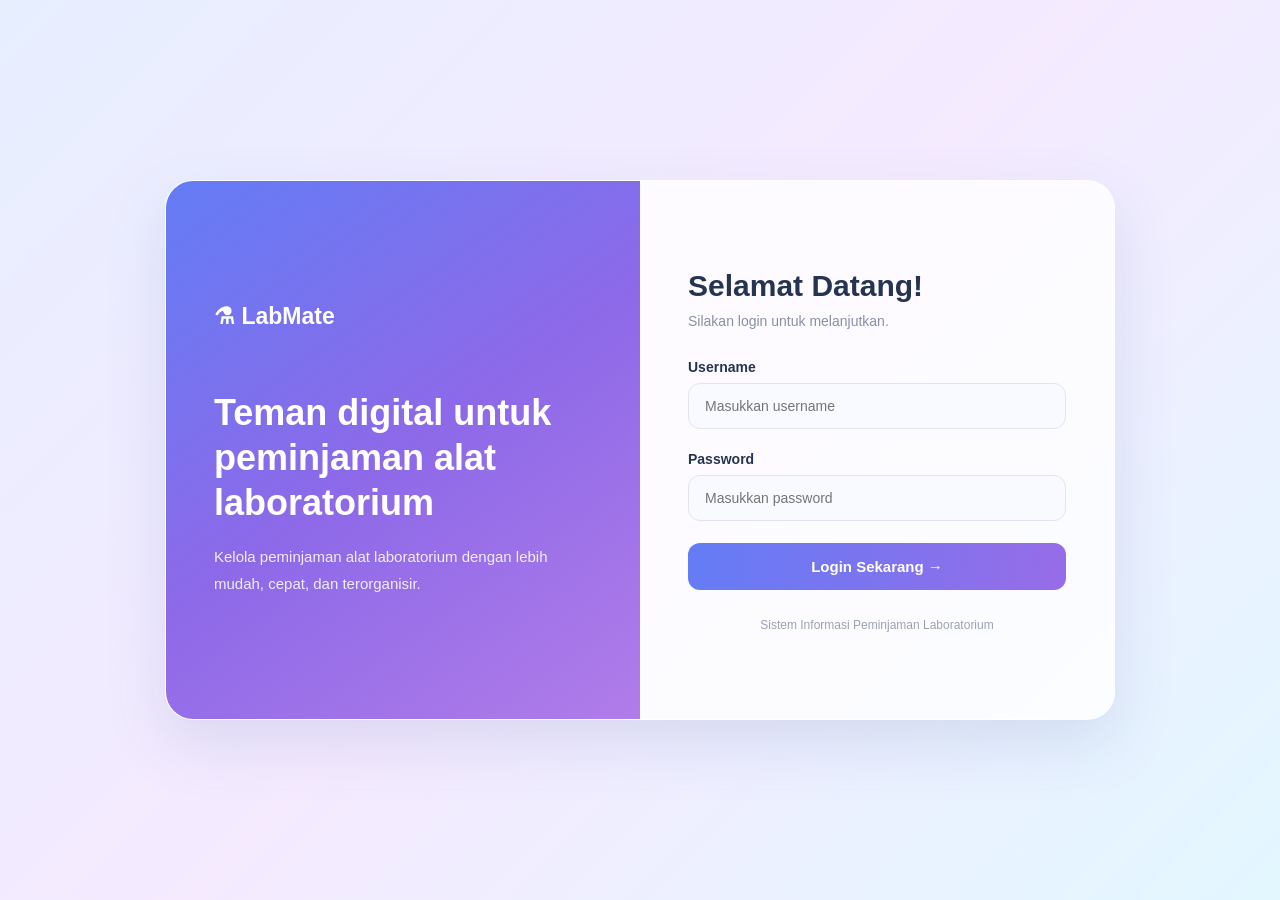
<file: index.html>
<!DOCTYPE html>
<html lang="id">
<head>
    <meta charset="UTF-8">
    <meta name="viewport" content="width=device-width, initial-scale=1.0">
    <title>LabMate - Peminjaman Laboratorium</title>
    <link rel="stylesheet" href="style.css">
</head>
<body>

    <div class="login-container">
        <div class="login-info">
            <div class="logo">⚗ LabMate</div>
            <h1>Teman digital untuk peminjaman alat laboratorium</h1>
            <p>
                Kelola peminjaman alat laboratorium dengan
                lebih mudah, cepat, dan terorganisir.
            </p>
        </div>

        <div class="login-form">
            <h2>Selamat Datang!</h2>
            <p>Silakan login untuk melanjutkan.</p>

            <form id="loginForm">
                <label for="username">Username</label>
                <input
                    type="text"
                    id="username"
                    placeholder="Masukkan username"
                    required
                >

                <label for="password">Password</label>
                <input
                    type="password"
                    id="password"
                    placeholder="Masukkan password"
                    required
                >

                <button type="submit">Login Sekarang →</button>
            </form>

            <p class="login-footer">
                Sistem Informasi Peminjaman Laboratorium
            </p>
        </div>
    </div>

    <script src="script.js"></script>
</body>
</html>
</file>
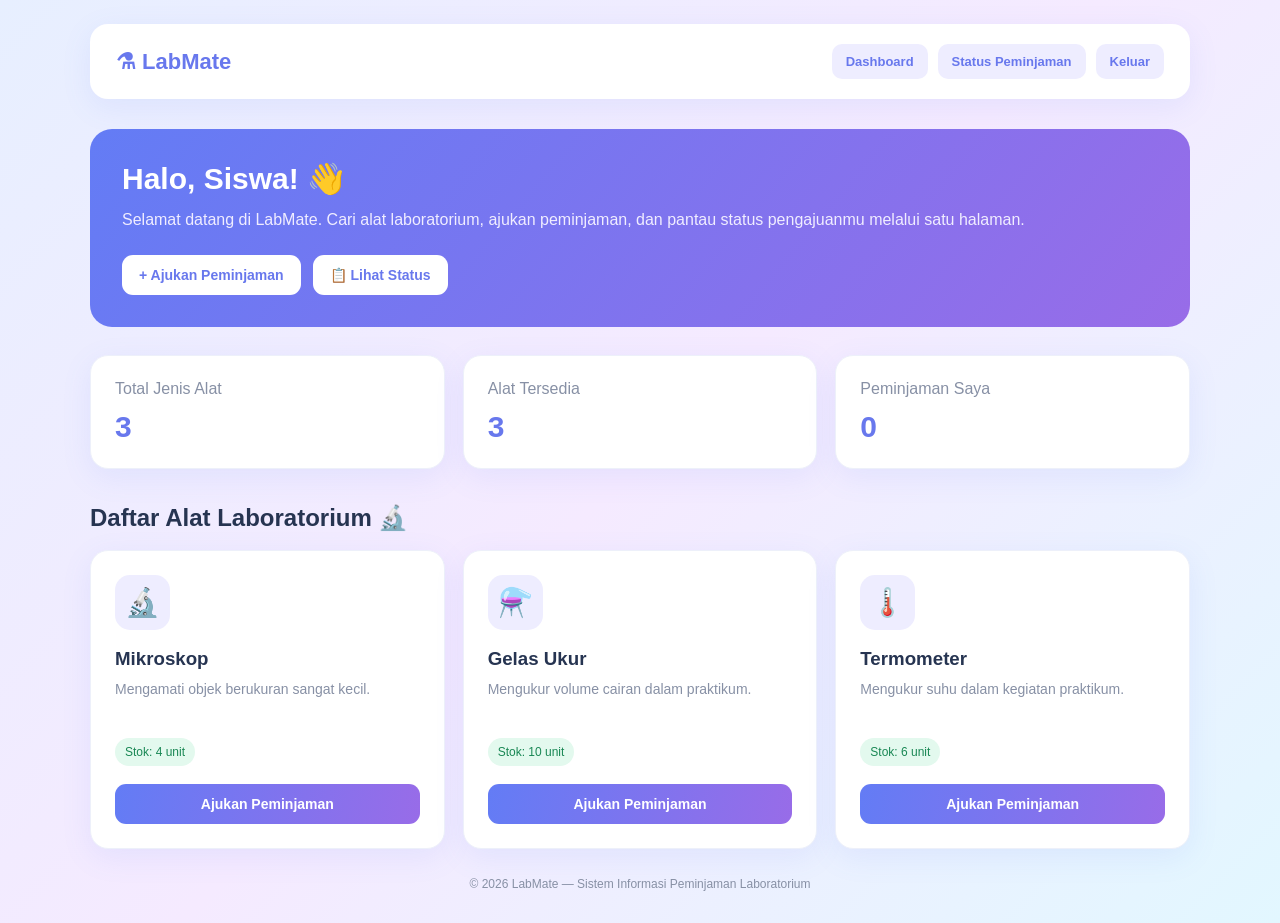
<file: dashboard.html>
<!DOCTYPE html>
<html lang="id">
<head>
    <meta charset="UTF-8">
    <meta name="viewport" content="width=device-width, initial-scale=1.0">
    <title>Dashboard - LabMate</title>
    <link rel="stylesheet" href="style.css">

    <style>
        .dashboard {
            width: 100%;
            max-width: 1100px;
            margin: auto;
        }

        .navbar {
            display: flex;
            justify-content: space-between;
            align-items: center;
            flex-wrap: wrap;
            gap: 16px;
            margin-bottom: 30px;
            padding: 20px 26px;
            border-radius: 18px;
            background: white;
            box-shadow: 0 8px 30px #637cf51a;
        }

        .navbar h2 {
            color: #6878ed;
            font-size: 22px;
        }

        .nav-links {
            display: flex;
            flex-wrap: wrap;
            gap: 10px;
        }

        .nav-links a {
            padding: 10px 14px;
            border-radius: 10px;
            background: #eeedff;
            color: #6878ed;
            text-decoration: none;
            font-size: 13px;
            font-weight: 600;
        }

        .welcome {
            margin-bottom: 28px;
            padding: 32px;
            border-radius: 22px;
            color: white;
            background: linear-gradient(130deg, #637cf5, #986ce8);
        }

        .welcome h1 {
            margin-bottom: 10px;
            font-size: 30px;
        }

        .welcome p {
            line-height: 1.7;
            color: #f0edff;
        }

        .welcome-actions {
            display: flex;
            flex-wrap: wrap;
            gap: 12px;
            margin-top: 22px;
        }

        .welcome-actions a {
            padding: 12px 17px;
            border-radius: 11px;
            background: white;
            color: #6878ed;
            text-decoration: none;
            font-size: 14px;
            font-weight: 700;
        }

        .stats {
            display: grid;
            grid-template-columns: repeat(3, 1fr);
            gap: 18px;
            margin-bottom: 35px;
        }

        .stat-card {
            padding: 24px;
            border: 1px solid #edf0fa;
            border-radius: 18px;
            background: white;
            box-shadow: 0 8px 30px #637cf51a;
        }

        .stat-card p {
            margin-bottom: 12px;
            color: #8790a5;
        }

        .stat-card h2 {
            color: #6878ed;
            font-size: 30px;
        }

        .section-heading {
            margin-bottom: 18px;
        }

        .equipment-list {
            display: grid;
            grid-template-columns: repeat(3, 1fr);
            gap: 18px;
        }

        .equipment-card {
            padding: 24px;
            border: 1px solid #edf0fa;
            border-radius: 18px;
            background: white;
            box-shadow: 0 8px 30px #637cf51a;
        }

        .equipment-icon {
            display: grid;
            width: 55px;
            height: 55px;
            margin-bottom: 18px;
            place-items: center;
            border-radius: 15px;
            background: #eeedff;
            font-size: 28px;
        }

        .equipment-card h3 {
            margin-bottom: 8px;
        }

        .equipment-card p {
            min-height: 44px;
            margin-bottom: 16px;
            color: #8790a5;
            font-size: 14px;
            line-height: 1.6;
        }

        .available {
            display: inline-block;
            margin-bottom: 18px;
            padding: 7px 10px;
            border-radius: 20px;
            background: #e3f9ee;
            color: #198754;
            font-size: 12px;
        }

        .borrow-btn {
            display: block;
            width: 100%;
            padding: 12px;
            border: none;
            border-radius: 11px;
            color: white;
            background: linear-gradient(100deg, #637cf5, #986ce8);
            font-size: 14px;
            font-weight: 700;
            text-align: center;
            text-decoration: none;
            cursor: pointer;
        }

        .footer {
            padding: 28px 10px 8px;
            color: #8790a5;
            font-size: 12px;
            text-align: center;
        }

        @media (max-width: 750px) {
            .stats,
            .equipment-list {
                grid-template-columns: 1fr;
            }

            .welcome {
                padding: 24px;
            }

            .welcome h1 {
                font-size: 25px;
            }

            .navbar {
                padding: 18px;
            }
        }
    </style>
</head>

<body>
    <main class="dashboard">

        <nav class="navbar">
            <h2>⚗ LabMate</h2>

            <div class="nav-links">
                <a href="dashboard.html">Dashboard</a>
                <a href="status.html">Status Peminjaman</a>
                <a href="index.html" id="logoutBtn">Keluar</a>
            </div>
        </nav>

        <section class="welcome">
            <h1>Halo, Siswa! 👋</h1>
            <p>
                Selamat datang di LabMate. Cari alat laboratorium,
                ajukan peminjaman, dan pantau status pengajuanmu
                melalui satu halaman.
            </p>

            <div class="welcome-actions">
                <a href="peminjaman.html">+ Ajukan Peminjaman</a>
                <a href="status.html">📋 Lihat Status</a>
            </div>
        </section>

        <section class="stats">
            <article class="stat-card">
                <p>Total Jenis Alat</p>
                <h2 id="totalAlat">3</h2>
            </article>

            <article class="stat-card">
                <p>Alat Tersedia</p>
                <h2 id="alatTersedia">3</h2>
            </article>

            <article class="stat-card">
                <p>Peminjaman Saya</p>
                <h2 id="totalPinjam">0</h2>
            </article>
        </section>

        <h2 class="section-heading">Daftar Alat Laboratorium 🔬</h2>

        <section class="equipment-list" id="equipmentList"></section>

        <footer class="footer">
            © 2026 LabMate — Sistem Informasi Peminjaman Laboratorium
        </footer>
    </main>

    <script>
        const inventarisKey = "labMateInventory";
        const peminjamanKey = "labMateData";

        const alatDefault = [
            {
                nama: "Mikroskop",
                kategori: "Biologi",
                stok: 4,
                kondisi: "Baik",
                ikon: "🔬",
                deskripsi: "Mengamati objek berukuran sangat kecil."
            },
            {
                nama: "Gelas Ukur",
                kategori: "Kimia",
                stok: 10,
                kondisi: "Baik",
                ikon: "⚗️",
                deskripsi: "Mengukur volume cairan dalam praktikum."
            },
            {
                nama: "Termometer",
                kategori: "Fisika",
                stok: 6,
                kondisi: "Baik",
                ikon: "🌡️",
                deskripsi: "Mengukur suhu dalam kegiatan praktikum."
            }
        ];

        function bacaJSON(key, fallback = []) {
            try {
                const hasil = JSON.parse(localStorage.getItem(key));
                return Array.isArray(hasil) ? hasil : fallback;
            } catch {
                return fallback;
            }
        }

        function tampilkanAlat() {
            const inventarisTersimpan = localStorage.getItem(inventarisKey);
            let inventaris;

            if (inventarisTersimpan === null) {
                inventaris = alatDefault;
                localStorage.setItem(
                    inventarisKey,
                    JSON.stringify(inventaris)
                );
            } else {
                inventaris = bacaJSON(inventarisKey);
            }

            const peminjaman = bacaJSON(peminjamanKey);
            const area = document.getElementById("equipmentList");

            area.replaceChildren();

            document.getElementById("totalAlat").textContent =
                inventaris.length;

            document.getElementById("alatTersedia").textContent =
                inventaris.filter(
                    alat => alat.kondisi === "Baik" && Number(alat.stok) > 0
                ).length;

            document.getElementById("totalPinjam").textContent =
                peminjaman.length;

            inventaris.forEach(alat => {
                const kartu = document.createElement("article");
                kartu.className = "equipment-card";

                const ikon = document.createElement("div");
                ikon.className = "equipment-icon";
                ikon.textContent = alat.ikon || "🧪";

                const judul = document.createElement("h3");
                judul.textContent = alat.nama;

                const deskripsi = document.createElement("p");
                deskripsi.textContent =
                    alat.deskripsi || "Alat laboratorium untuk kegiatan praktikum.";

                const stok = document.createElement("span");
                stok.className = "available";
                stok.textContent = "Stok: " + alat.stok + " unit";

                const tombol = document.createElement("a");
                tombol.className = "borrow-btn";
                tombol.href = "peminjaman.html";
                tombol.textContent =
                    Number(alat.stok) > 0 && alat.kondisi === "Baik"
                        ? "Ajukan Peminjaman"
                        : "Stok Tidak Tersedia";

                if (Number(alat.stok) <= 0 || alat.kondisi !== "Baik") {
                    tombol.style.opacity = "0.55";
                    tombol.addEventListener("click", event => {
                        event.preventDefault();
                        alert("Alat ini sedang tidak tersedia.");
                    });
                } else {
                    tombol.addEventListener("click", () => {
                        localStorage.setItem("labMateSelected", alat.nama);
                    });
                }

                kartu.append(ikon, judul, deskripsi, stok, tombol);
                area.appendChild(kartu);
            });

            if (inventaris.length === 0) {
                const pesan = document.createElement("p");
                pesan.textContent = "Belum ada alat di inventaris.";
                area.appendChild(pesan);
            }
        }

        document.getElementById("logoutBtn").addEventListener("click", () => {
            // Prototipe demo: belum menggunakan autentikasi sungguhan.
        });

        tampilkanAlat();
    </script>
</body>
</html>
</file>
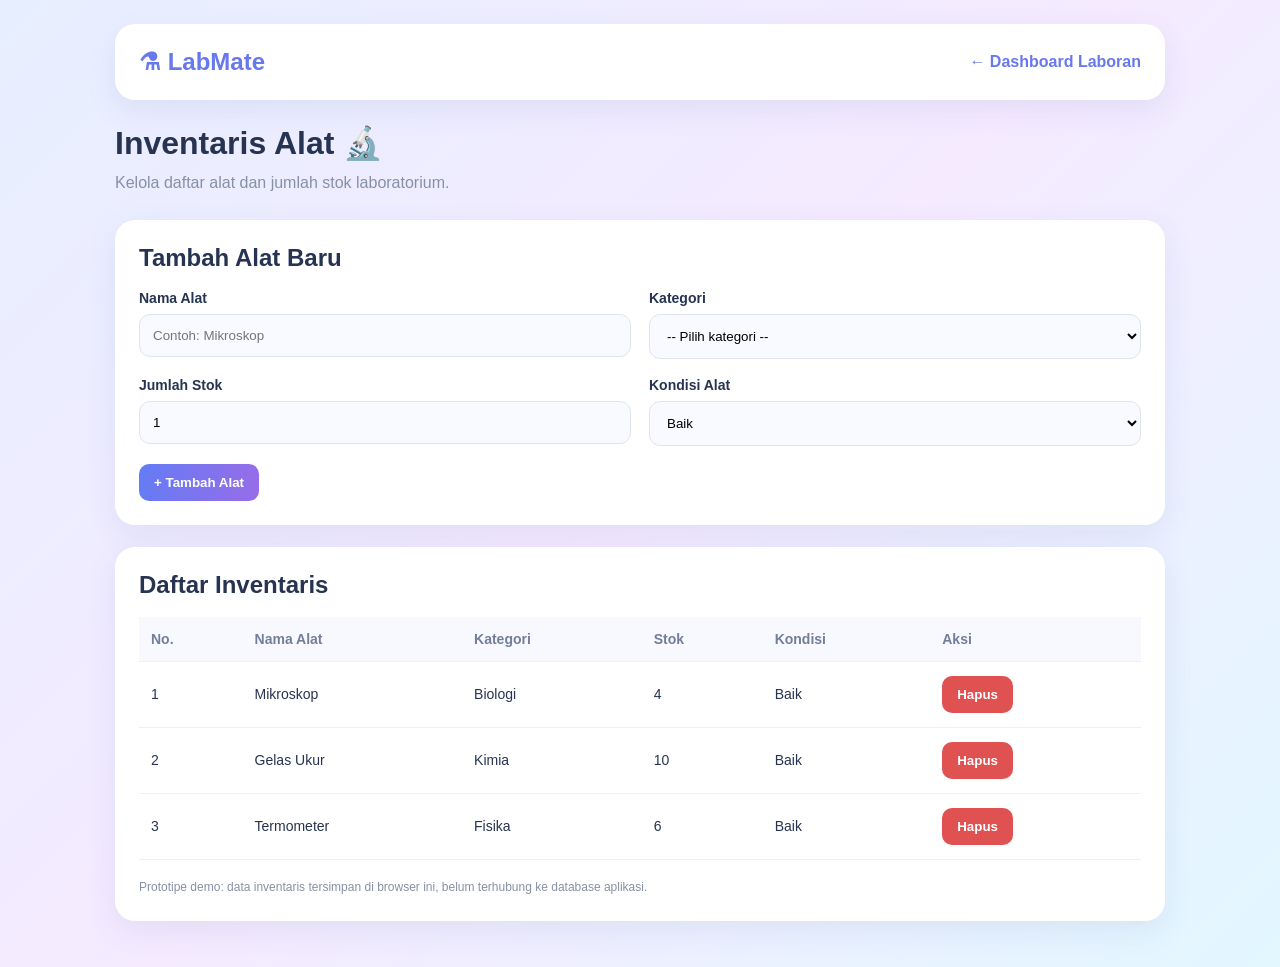
<file: inventaris.html>
<!DOCTYPE html>
<html lang="id">
<head>
    <meta charset="UTF-8">
    <meta name="viewport" content="width=device-width, initial-scale=1.0">
    <title>Inventaris Alat - LabMate</title>
    <link rel="stylesheet" href="style.css">

    <style>
        .inventory {
            width: 100%;
            max-width: 1050px;
            margin: auto;
        }

        .topbar, .panel, .form-panel {
            padding: 24px;
            margin-bottom: 22px;
            border-radius: 20px;
            background: white;
            box-shadow: 0 10px 30px rgba(81, 99, 160, 0.1);
        }

        .topbar {
            display: flex;
            justify-content: space-between;
            align-items: center;
            gap: 12px;
        }

        .topbar h2 {
            color: #6878ed;
        }

        a {
            color: #6878ed;
            text-decoration: none;
            font-weight: 600;
        }

        h1 {
            margin: 24px 0 8px;
        }

        .subtitle {
            margin-bottom: 24px;
            color: #8790a5;
            line-height: 1.6;
        }

        .form-panel h2, .panel h2 {
            margin-bottom: 18px;
        }

        .form-grid {
            display: grid;
            grid-template-columns: 1fr 1fr;
            gap: 18px;
        }

        .field label {
            display: block;
            margin-bottom: 8px;
            font-size: 14px;
            font-weight: 600;
        }

        .field input, .field select {
            width: 100%;
            padding: 13px;
            border: 1px solid #dfe4f0;
            border-radius: 11px;
            background: #f9faff;
            outline: none;
        }

        .field input:focus, .field select:focus {
            border-color: #8175ed;
        }

        .primary-btn, .delete-btn {
            padding: 11px 15px;
            border: none;
            border-radius: 10px;
            color: white;
            font-weight: 600;
            cursor: pointer;
        }

        .primary-btn {
            margin-top: 18px;
            background: linear-gradient(100deg, #637cf5, #986ce8);
        }

        .delete-btn {
            background: #e05252;
        }

        .table-wrap {
            overflow-x: auto;
        }

        table {
            width: 100%;
            border-collapse: collapse;
            text-align: left;
        }

        th, td {
            padding: 14px 12px;
            border-bottom: 1px solid #edf0f7;
            font-size: 14px;
            white-space: nowrap;
        }

        th {
            color: #737e98;
            background: #f8f9ff;
        }

        .empty {
            padding: 24px;
            color: #8790a5;
            text-align: center;
        }

        .note {
            margin-top: 18px;
            color: #8790a5;
            font-size: 12px;
            line-height: 1.6;
        }

        @media (max-width: 600px) {
            .form-grid {
                grid-template-columns: 1fr;
            }

            .topbar, .panel, .form-panel {
                padding: 18px;
            }
        }
    </style>
</head>

<body>
    <main class="inventory">
        <nav class="topbar">
            <h2>⚗ LabMate</h2>
            <a href="laboran.html">← Dashboard Laboran</a>
        </nav>

        <h1>Inventaris Alat 🔬</h1>
        <p class="subtitle">
            Kelola daftar alat dan jumlah stok laboratorium.
        </p>

        <section class="form-panel">
            <h2>Tambah Alat Baru</h2>

            <form id="inventoryForm">
                <div class="form-grid">
                    <div class="field">
                        <label for="namaAlat">Nama Alat</label>
                        <input
                            type="text"
                            id="namaAlat"
                            placeholder="Contoh: Mikroskop"
                            required
                        >
                    </div>

                    <div class="field">
                        <label for="kategori">Kategori</label>
                        <select id="kategori" required>
                            <option value="">-- Pilih kategori --</option>
                            <option value="Biologi">Biologi</option>
                            <option value="Kimia">Kimia</option>
                            <option value="Fisika">Fisika</option>
                            <option value="Umum">Umum</option>
                        </select>
                    </div>

                    <div class="field">
                        <label for="stok">Jumlah Stok</label>
                        <input
                            type="number"
                            id="stok"
                            min="0"
                            max="10000"
                            value="1"
                            required
                        >
                    </div>

                    <div class="field">
                        <label for="kondisi">Kondisi Alat</label>
                        <select id="kondisi" required>
                            <option value="Baik">Baik</option>
                            <option value="Perlu Perbaikan">Perlu Perbaikan</option>
                        </select>
                    </div>
                </div>

                <button type="submit" class="primary-btn">
                    + Tambah Alat
                </button>
            </form>
        </section>

        <section class="panel">
            <h2>Daftar Inventaris</h2>
            <div class="table-wrap" id="inventoryTable"></div>

            <p class="note">
                Prototipe demo: data inventaris tersimpan di browser ini,
                belum terhubung ke database aplikasi.
            </p>
        </section>
    </main>

    <script>
        const STORAGE_KEY = "labMateInventory";

        const alatAwal = [
            {
                nama: "Mikroskop",
                kategori: "Biologi",
                stok: 4,
                kondisi: "Baik"
            },
            {
                nama: "Gelas Ukur",
                kategori: "Kimia",
                stok: 10,
                kondisi: "Baik"
            },
            {
                nama: "Termometer",
                kategori: "Fisika",
                stok: 6,
                kondisi: "Baik"
            }
        ];

        function bacaInventaris() {
            const tersimpan = localStorage.getItem(STORAGE_KEY);

            if (tersimpan === null) {
                localStorage.setItem(
                    STORAGE_KEY,
                    JSON.stringify(alatAwal)
                );

                return [...alatAwal];
            }

            try {
                const data = JSON.parse(tersimpan);
                return Array.isArray(data) ? data : [];
            } catch {
                return [];
            }
        }

        function simpanInventaris(data) {
            localStorage.setItem(STORAGE_KEY, JSON.stringify(data));
        }

        function tampilkanInventaris() {
            const data = bacaInventaris();
            const area = document.getElementById("inventoryTable");
            area.replaceChildren();

            if (data.length === 0) {
                const pesan = document.createElement("p");
                pesan.className = "empty";
                pesan.textContent = "Belum ada alat dalam inventaris.";
                area.appendChild(pesan);
                return;
            }

            const tabel = document.createElement("table");
            tabel.innerHTML = `
                <thead>
                    <tr>
                        <th>No.</th>
                        <th>Nama Alat</th>
                        <th>Kategori</th>
                        <th>Stok</th>
                        <th>Kondisi</th>
                        <th>Aksi</th>
                    </tr>
                </thead>
                <tbody></tbody>
            `;

            const tbody = tabel.querySelector("tbody");

            data.forEach((alat, index) => {
                const tr = document.createElement("tr");

                [
                    index + 1,
                    alat.nama,
                    alat.kategori,
                    alat.stok,
                    alat.kondisi
                ].forEach(nilai => {
                    const td = document.createElement("td");
                    td.textContent = nilai;
                    tr.appendChild(td);
                });

                const aksiTd = document.createElement("td");
                const hapusBtn = document.createElement("button");

                hapusBtn.className = "delete-btn";
                hapusBtn.textContent = "Hapus";

                hapusBtn.addEventListener("click", () => {
                    const yakin = confirm(
                        `Yakin ingin menghapus ${alat.nama} dari inventaris demo?`
                    );

                    if (!yakin) return;

                    const dataTerbaru = bacaInventaris();
                    dataTerbaru.splice(index, 1);
                    simpanInventaris(dataTerbaru);
                    tampilkanInventaris();
                });

                aksiTd.appendChild(hapusBtn);
                tr.appendChild(aksiTd);
                tbody.appendChild(tr);
            });

            area.appendChild(tabel);
        }

        document.getElementById("inventoryForm")
            .addEventListener("submit", function(event) {
                event.preventDefault();

                const nama = document.getElementById("namaAlat")
                    .value.trim();

                const kategori = document.getElementById("kategori").value;
                const stok = Number(document.getElementById("stok").value);
                const kondisi = document.getElementById("kondisi").value;

                if (!nama || !kategori || !Number.isInteger(stok) ||
                    stok < 0 || stok > 10000) {
                    alert("Periksa kembali data alat yang kamu masukkan.");
                    return;
                }

                const data = bacaInventaris();
                const sudahAda = data.some(
                    alat => alat.nama.toLowerCase() === nama.toLowerCase()
                );

                if (sudahAda) {
                    alert("Nama alat tersebut sudah ada di inventaris.");
                    return;
                }

                data.push({ nama, kategori, stok, kondisi });
                simpanInventaris(data);
                tampilkanInventaris();
                this.reset();

                alert("Alat berhasil ditambahkan ke inventaris demo!");
            });

        tampilkanInventaris();
    </script>
</body>
</html>
</file>
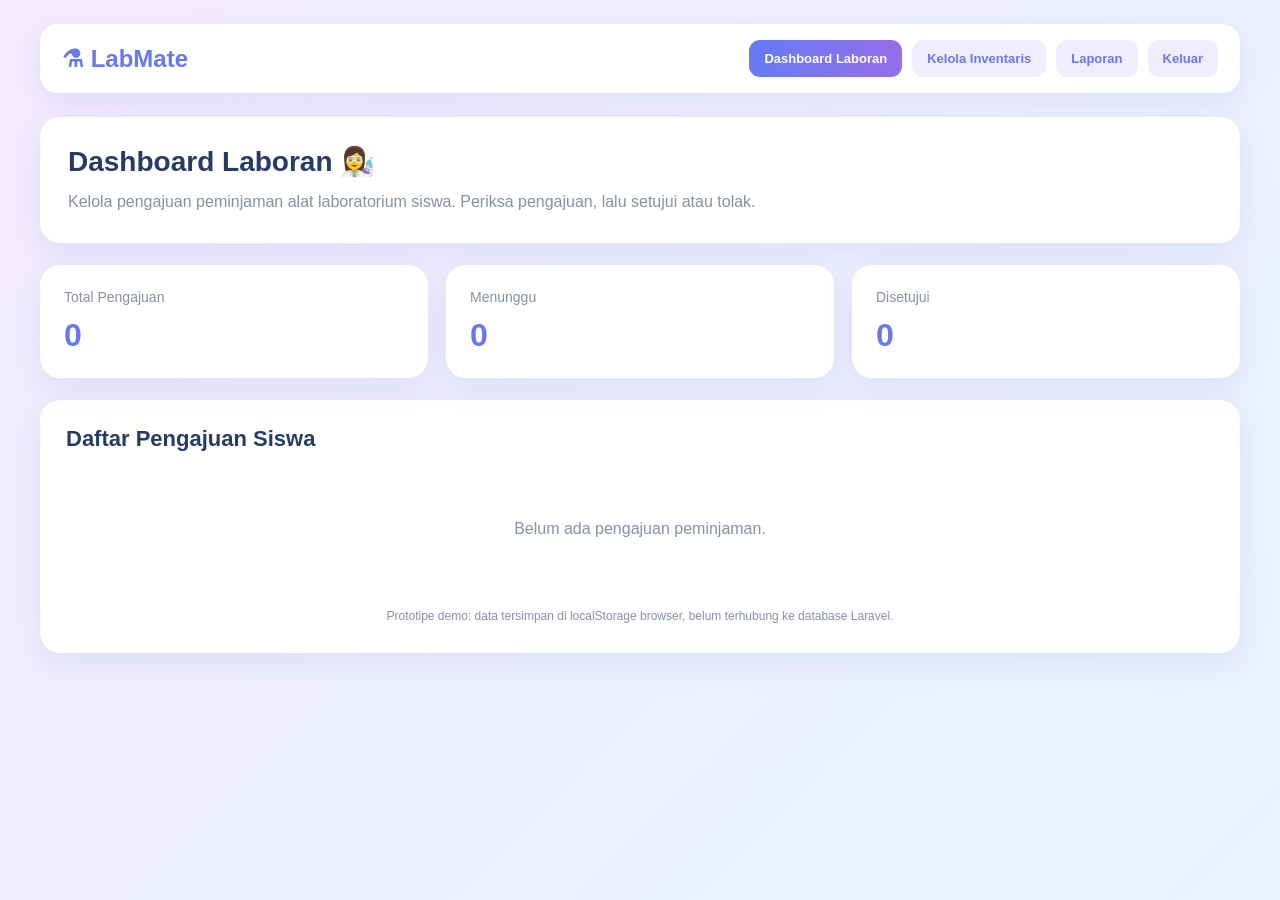
<file: laboran.html>
<!DOCTYPE html>
<html lang="id">
<head>
    <meta charset="UTF-8">
    <meta name="viewport" content="width=device-width, initial-scale=1.0">
    <title>Dashboard Laboran - LabMate</title>

    <style>
        * {
            box-sizing: border-box;
        }

        body {
            margin: 0;
            padding: 24px;
            min-height: 100vh;
            background: linear-gradient(135deg, #f3eaff, #e8f3ff);
            font-family: Arial, sans-serif;
            color: #263b66;
        }

        /* NAVBAR */
        .navbar {
            width: 100%;
            max-width: 1200px;
            margin: 0 auto 24px;
            padding: 16px 22px;
            display: flex;
            align-items: center;
            justify-content: space-between;
            flex-wrap: wrap;
            gap: 16px;
            background: white;
            border-radius: 18px;
            box-shadow: 0 8px 25px rgba(81, 99, 160, .1);
        }

        .brand {
            color: #6878ed;
            font-size: 24px;
            font-weight: 800;
            text-decoration: none;
            white-space: nowrap;
        }

        .nav-links {
            display: flex;
            align-items: center;
            justify-content: flex-end;
            flex-wrap: wrap;
            gap: 10px;
        }

        .nav-links a {
            display: inline-block;
            padding: 11px 15px;
            border-radius: 11px;
            color: #6878ed;
            background: #f0edff;
            text-decoration: none;
            font-size: 13px;
            font-weight: 600;
            transition: .2s;
        }

        .nav-links a:hover,
        .nav-links a.active {
            color: white;
            background: linear-gradient(100deg, #637cf5, #986ce8);
        }

        /* KONTEN */
        .container {
            width: 100%;
            max-width: 1200px;
            margin: 0 auto;
        }

        .header-card,
        .summary-card,
        .table-card {
            background: white;
            border-radius: 20px;
            box-shadow: 0 10px 30px rgba(81, 99, 160, .1);
        }

        .header-card {
            padding: 28px;
            margin-bottom: 22px;
        }

        .header-card h1 {
            margin: 0 0 10px;
            font-size: 28px;
        }

        .header-card p {
            margin: 0;
            color: #8790a5;
            line-height: 1.7;
        }

        /* RINGKASAN */
        .summary {
            display: grid;
            grid-template-columns: repeat(3, minmax(0, 1fr));
            gap: 18px;
            margin-bottom: 22px;
        }

        .summary-card {
            padding: 24px;
        }

        .summary-card p {
            margin: 0 0 12px;
            color: #8790a5;
            font-size: 14px;
        }

        .summary-card h2 {
            margin: 0;
            color: #6878ed;
            font-size: 32px;
        }

        /* TABEL */
        .table-card {
            padding: 26px;
        }

        .table-card h2 {
            margin: 0 0 22px;
            font-size: 22px;
        }

        .table-scroll {
            width: 100%;
            overflow-x: auto;
        }

        table {
            width: 100%;
            min-width: 850px;
            border-collapse: collapse;
            text-align: left;
        }

        th,
        td {
            padding: 15px 12px;
            border-bottom: 1px solid #edf0f7;
            font-size: 13px;
            white-space: nowrap;
        }

        th {
            color: #737e98;
            background: #f8f9ff;
        }

        tbody tr:hover {
            background: #fafaff;
        }

        .badge {
            display: inline-block;
            padding: 7px 11px;
            border-radius: 20px;
            font-size: 12px;
            font-weight: 700;
        }

        .waiting {
            color: #956000;
            background: #fff1cb;
        }

        .approved {
            color: #18794e;
            background: #dff8e9;
        }

        .rejected {
            color: #b42318;
            background: #fee4e2;
        }

        .btn {
            border: none;
            padding: 10px 13px;
            margin: 3px 2px;
            border-radius: 9px;
            font-size: 12px;
            font-weight: 700;
            cursor: pointer;
            transition: .2s;
        }

        .btn:hover {
            opacity: .85;
            transform: translateY(-1px);
        }

        .btn-approve {
            color: white;
            background: #22a06b;
        }

        .btn-reject {
            color: white;
            background: #e55353;
        }

        .processed {
            color: #8790a5;
            font-size: 12px;
        }

        .empty-message {
            padding: 30px 15px;
            color: #8790a5;
            text-align: center;
        }

        .notice {
            margin: 22px 0 0;
            color: #8790a5;
            font-size: 12px;
            line-height: 1.7;
            text-align: center;
        }

        /* RESPONSIVE */
        @media (max-width: 800px) {
            body {
                padding: 14px;
            }

            .navbar {
                align-items: flex-start;
                flex-direction: column;
                padding: 18px;
            }

            .nav-links {
                justify-content: flex-start;
                width: 100%;
            }

            .summary {
                grid-template-columns: 1fr;
            }

            .header-card,
            .table-card {
                padding: 20px;
            }
        }

        @media (max-width: 480px) {
            .nav-links a {
                padding: 10px;
                font-size: 12px;
            }

            .header-card h1 {
                font-size: 23px;
            }
        }
    </style>
</head>

<body>

    <!-- NAVBAR -->
    <nav class="navbar">
        <a href="laboran.html" class="brand">⚗ LabMate</a>

        <div class="nav-links">
            <a href="laboran.html" class="active">Dashboard Laboran</a>
            <a href="inventaris.html">Kelola Inventaris</a>
            <a href="laporan.html">Laporan</a>
            <a href="index.html" id="logoutLink">Keluar</a>
        </div>
    </nav>

    <!-- DASHBOARD -->
    <main class="container">

        <section class="header-card">
            <h1>Dashboard Laboran 👩‍🔬</h1>
            <p>
                Kelola pengajuan peminjaman alat laboratorium siswa.
                Periksa pengajuan, lalu setujui atau tolak.
            </p>
        </section>

        <!-- RINGKASAN -->
        <section class="summary">
            <div class="summary-card">
                <p>Total Pengajuan</p>
                <h2 id="total">0</h2>
            </div>

            <div class="summary-card">
                <p>Menunggu</p>
                <h2 id="pending">0</h2>
            </div>

            <div class="summary-card">
                <p>Disetujui</p>
                <h2 id="approved">0</h2>
            </div>
        </section>

        <!-- DAFTAR PENGAJUAN -->
        <section class="table-card">
            <h2>Daftar Pengajuan Siswa</h2>

            <div class="table-scroll" id="tableArea">
                <p class="empty-message">
                    Memuat data pengajuan...
                </p>
            </div>

            <p class="notice">
                Prototipe demo: data tersimpan di localStorage browser,
                belum terhubung ke database Laravel.
            </p>
        </section>

    </main>

    <script>
        const STORAGE_KEY = "labBorrowData";

        const STATUS_MENUNGGU = [
            "Menunggu",
            "Menunggu persetujuan"
        ];

        // Membaca pengajuan dari penyimpanan yang sama
        // dengan halaman peminjaman.html dan status.html.
        function ambilData() {
            try {
                const data = JSON.parse(
                    localStorage.getItem(STORAGE_KEY) || "[]"
                );

                return Array.isArray(data) ? data : [];
            } catch (error) {
                console.error("Gagal membaca data:", error);
                return [];
            }
        }

        function simpanData(data) {
            localStorage.setItem(
                STORAGE_KEY,
                JSON.stringify(data)
            );
        }

        function buatSel(nilai) {
            const td = document.createElement("td");
            td.textContent = nilai ?? "-";
            return td;
        }

        function buatBadge(status) {
            const badge = document.createElement("span");
            badge.className = "badge";
            badge.textContent = status;

            if (STATUS_MENUNGGU.includes(status)) {
                badge.classList.add("waiting");
            } else if (status === "Disetujui") {
                badge.classList.add("approved");
            } else if (status === "Ditolak") {
                badge.classList.add("rejected");
            }

            return badge;
        }

        // Menyetujui atau menolak pengajuan.
        function ubahStatus(id, statusBaru) {
            const data = ambilData();

            const index = data.findIndex(
                item => String(item.id) === String(id)
            );

            if (index === -1) {
                alert(
                    "Pengajuan tidak ditemukan. " +
                    "Pastikan halaman memakai penyimpanan browser yang sama."
                );
                tampilkanData();
                return;
            }

            if (!STATUS_MENUNGGU.includes(data[index].status)) {
                alert("Pengajuan ini sudah diproses.");
                tampilkanData();
                return;
            }

            const nama = data[index].nama || "siswa";
            const alat = data[index].alat || "alat";

            const yakin = confirm(
                "Yakin ingin " + statusBaru.toLowerCase() +
                " pengajuan " + nama + " untuk " + alat + "?"
            );

            if (!yakin) return;

            data[index].status = statusBaru;

            try {
                simpanData(data);
                tampilkanData();

                alert(
                    "Pengajuan " + nama +
                    " berhasil diubah menjadi " + statusBaru + "."
                );
            } catch (error) {
                console.error(error);
                alert("Perubahan gagal disimpan.");
            }
        }

        // Menampilkan data dan tombol tindakan.
        function tampilkanData() {
            const data = ambilData();

            document.getElementById("total").textContent =
                data.length;

            document.getElementById("pending").textContent =
                data.filter(item =>
                    STATUS_MENUNGGU.includes(item.status)
                ).length;

            document.getElementById("approved").textContent =
                data.filter(item =>
                    item.status === "Disetujui"
                ).length;

            const area = document.getElementById("tableArea");
            area.replaceChildren();

            if (data.length === 0) {
                const pesan = document.createElement("p");
                pesan.className = "empty-message";
                pesan.textContent =
                    "Belum ada pengajuan peminjaman.";
                area.appendChild(pesan);
                return;
            }

            const table = document.createElement("table");

            table.innerHTML = `
                <thead>
                    <tr>
                        <th>Nama</th>
                        <th>Kelas</th>
                        <th>Alat</th>
                        <th>Jumlah</th>
                        <th>Tanggal Pinjam</th>
                        <th>Tanggal Kembali</th>
                        <th>Status</th>
                        <th>Aksi</th>
                    </tr>
                </thead>
                <tbody></tbody>
            `;

            const tbody = table.querySelector("tbody");

            data.forEach(item => {
                const tr = document.createElement("tr");

                tr.appendChild(buatSel(item.nama || "-"));
                tr.appendChild(buatSel(item.kelas || "-"));
                tr.appendChild(buatSel(item.alat || "-"));
                tr.appendChild(buatSel(item.jumlah ?? "-"));

                tr.appendChild(
                    buatSel(item.tanggal || item.tanggal_pinjam || "-")
                );

                tr.appendChild(
                    buatSel(
                        item.pengembalian ||
                        item.tanggal_kembali ||
                        "-"
                    )
                );

                const statusTd = document.createElement("td");
                statusTd.appendChild(
                    buatBadge(item.status || "Menunggu")
                );
                tr.appendChild(statusTd);

                const aksiTd = document.createElement("td");

                if (STATUS_MENUNGGU.includes(item.status)) {
                    const setujui = document.createElement("button");
                    setujui.type = "button";
                    setujui.className = "btn btn-approve";
                    setujui.textContent = "Setujui";

                    setujui.addEventListener("click", () => {
                        ubahStatus(item.id, "Disetujui");
                    });

                    const tolak = document.createElement("button");
                    tolak.type = "button";
                    tolak.className = "btn btn-reject";
                    tolak.textContent = "Tolak";

                    tolak.addEventListener("click", () => {
                        ubahStatus(item.id, "Ditolak");
                    });

                    aksiTd.append(setujui, tolak);
                } else {
                    const sudah = document.createElement("span");
                    sudah.className = "processed";
                    sudah.textContent = "Sudah diproses";
                    aksiTd.appendChild(sudah);
                }

                tr.appendChild(aksiTd);
                tbody.appendChild(tr);
            });

            area.appendChild(table);
        }

        // Konfirmasi sebelum kembali ke halaman login.
        document.getElementById("logoutLink").addEventListener(
            "click",
            function(event) {
                const yakin = confirm("Yakin ingin keluar?");
                if (!yakin) {
                    event.preventDefault();
                }
            }
        );

        // Jalankan saat halaman dibuka.
        tampilkanData();

        // Sinkronkan tampilan jika tab lain mengubah data.
        window.addEventListener("storage", function(event) {
            if (
                event.key === STORAGE_KEY ||
                event.key === null
            ) {
                tampilkanData();
            }
        });
    </script>

</body>
</html>
</file>
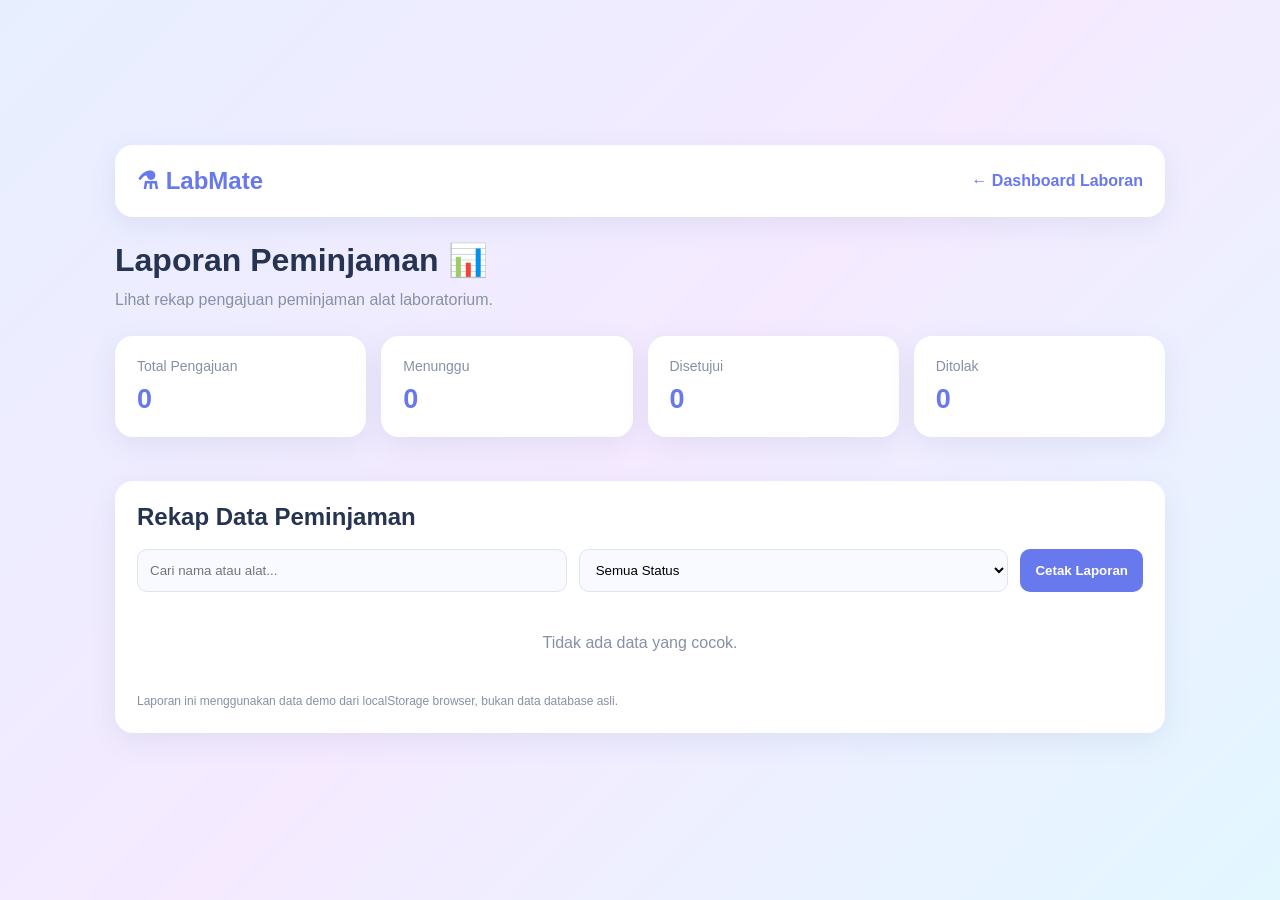
<file: laporan.html>
<!DOCTYPE html>
<html lang="id">
<head>
    <meta charset="UTF-8">
    <meta name="viewport" content="width=device-width, initial-scale=1.0">
    <title>Laporan Peminjaman - LabMate</title>
    <link rel="stylesheet" href="style.css">

    <style>
        .report {
            width: 100%;
            max-width: 1050px;
            margin: auto;
        }

        .topbar, .panel, .summary {
            padding: 22px;
            margin-bottom: 22px;
            border-radius: 18px;
            background: white;
            box-shadow: 0 8px 28px rgba(81, 99, 160, .1);
        }

        .topbar {
            display: flex;
            justify-content: space-between;
            align-items: center;
            gap: 12px;
        }

        .topbar h2 {
            color: #6878ed;
        }

        a {
            color: #6878ed;
            text-decoration: none;
            font-weight: 600;
        }

        h1 {
            margin: 24px 0 8px;
        }

        .subtitle {
            margin-bottom: 24px;
            color: #8790a5;
            line-height: 1.6;
        }

        .summary-grid {
            display: grid;
            grid-template-columns: repeat(4, 1fr);
            gap: 15px;
            margin-bottom: 22px;
        }

        .summary p {
            margin-bottom: 10px;
            color: #8790a5;
            font-size: 14px;
        }

        .summary h2 {
            color: #6878ed;
            font-size: 27px;
        }

        .panel h2 {
            margin-bottom: 18px;
        }

        .filters {
            display: flex;
            flex-wrap: wrap;
            gap: 12px;
            margin-bottom: 18px;
        }

        .filters input, .filters select {
            flex: 1;
            min-width: 160px;
            padding: 12px;
            border: 1px solid #dfe4f0;
            border-radius: 10px;
            background: #f9faff;
        }

        .action-btn {
            padding: 11px 15px;
            border: none;
            border-radius: 10px;
            background: #6878ed;
            color: white;
            font-weight: 600;
            cursor: pointer;
        }

        .table-wrap {
            overflow-x: auto;
        }

        table {
            width: 100%;
            border-collapse: collapse;
            text-align: left;
        }

        th, td {
            padding: 14px 12px;
            border-bottom: 1px solid #edf0f7;
            font-size: 13px;
            white-space: nowrap;
        }

        th {
            color: #737e98;
            background: #f8f9ff;
        }

        .empty {
            padding: 24px;
            text-align: center;
            color: #8790a5;
        }

        .note {
            margin-top: 16px;
            color: #8790a5;
            font-size: 12px;
            line-height: 1.6;
        }

        @media (max-width: 750px) {
            .summary-grid {
                grid-template-columns: repeat(2, 1fr);
            }
        }

        @media (max-width: 480px) {
            .summary-grid {
                grid-template-columns: 1fr;
            }
        }

        @media print {
            body {
                display: block;
                padding: 0;
                background: white;
            }

            .topbar a, .filters, .note {
                display: none;
            }

            .topbar, .panel, .summary {
                box-shadow: none;
                border: 1px solid #ddd;
            }
        }
    </style>
</head>
<body>
    <main class="report">
        <nav class="topbar">
            <h2>⚗ LabMate</h2>
            <a href="laboran.html">← Dashboard Laboran</a>
        </nav>

        <h1>Laporan Peminjaman 📊</h1>
        <p class="subtitle">
            Lihat rekap pengajuan peminjaman alat laboratorium.
        </p>

        <section class="summary-grid">
            <div class="summary">
                <p>Total Pengajuan</p>
                <h2 id="total">0</h2>
            </div>
            <div class="summary">
                <p>Menunggu</p>
                <h2 id="pending">0</h2>
            </div>
            <div class="summary">
                <p>Disetujui</p>
                <h2 id="approved">0</h2>
            </div>
            <div class="summary">
                <p>Ditolak</p>
                <h2 id="rejected">0</h2>
            </div>
        </section>

        <section class="panel">
            <h2>Rekap Data Peminjaman</h2>

            <div class="filters">
                <input
                    type="search"
                    id="search"
                    placeholder="Cari nama atau alat..."
                    aria-label="Cari nama peminjam atau alat"
                >

                <select id="filterStatus" aria-label="Filter status">
                    <option value="">Semua Status</option>
                    <option value="Menunggu">Menunggu</option>
                    <option value="Disetujui">Disetujui</option>
                    <option value="Ditolak">Ditolak</option>
                </select>

                <button class="action-btn" onclick="window.print()">
                    Cetak Laporan
                </button>
            </div>

            <div class="table-wrap" id="tableArea"></div>

            <p class="note">
                Laporan ini menggunakan data demo dari localStorage browser,
                bukan data database asli.
            </p>
        </section>
    </main>

    <script>
        function bacaData() {
            try {
                const data = JSON.parse(
                    localStorage.getItem("LabMateData") || "[]"
                );
                return Array.isArray(data) ? data : [];
            } catch {
                return [];
            }
        }

        function tampilkanLaporan() {
            const semuaData = bacaData();

            document.getElementById("total").textContent = semuaData.length;
            document.getElementById("pending").textContent =
                semuaData.filter(x => x.status === "Menunggu").length;
            document.getElementById("approved").textContent =
                semuaData.filter(x => x.status === "Disetujui").length;
            document.getElementById("rejected").textContent =
                semuaData.filter(x => x.status === "Ditolak").length;

            const keyword = document.getElementById("search")
                .value.trim().toLowerCase();
            const status = document.getElementById("filterStatus").value;

            const hasil = semuaData.filter(item => {
                const cocokKata =
                    String(item.nama || "").toLowerCase().includes(keyword) ||
                    String(item.alat || "").toLowerCase().includes(keyword);

                const cocokStatus = !status || item.status === status;

                return cocokKata && cocokStatus;
            });

            const area = document.getElementById("tableArea");
            area.replaceChildren();

            if (hasil.length === 0) {
                const pesan = document.createElement("p");
                pesan.className = "empty";
                pesan.textContent = "Tidak ada data yang cocok.";
                area.appendChild(pesan);
                return;
            }

            const tabel = document.createElement("table");
            tabel.innerHTML = `
                <thead>
                    <tr>
                        <th>No.</th>
                        <th>Nama Peminjam</th>
                        <th>Kelas</th>
                        <th>Nama Alat</th>
                        <th>Jumlah</th>
                        <th>Tanggal Pinjam</th>
                        <th>Tanggal Kembali</th>
                        <th>Status</th>
                    </tr>
                </thead>
                <tbody></tbody>
            `;

            const tbody = tabel.querySelector("tbody");

            hasil.forEach((item, index) => {
                const tr = document.createElement("tr");

                [
                    index + 1,
                    item.nama,
                    item.kelas,
                    item.alat,
                    item.jumlah,
                    item.tanggal,
                    item.pengembalian,
                    item.status
                ].forEach(nilai => {
                    const td = document.createElement("td");
                    td.textContent = nilai ?? "-";
                    tr.appendChild(td);
                });

                tbody.appendChild(tr);
            });

            area.appendChild(tabel);
        }

        document.getElementById("search")
            .addEventListener("input", tampilkanLaporan);

        document.getElementById("filterStatus")
            .addEventListener("change", tampilkanLaporan);

        tampilkanLaporan();
    </script>
</body>
</html>
</file>
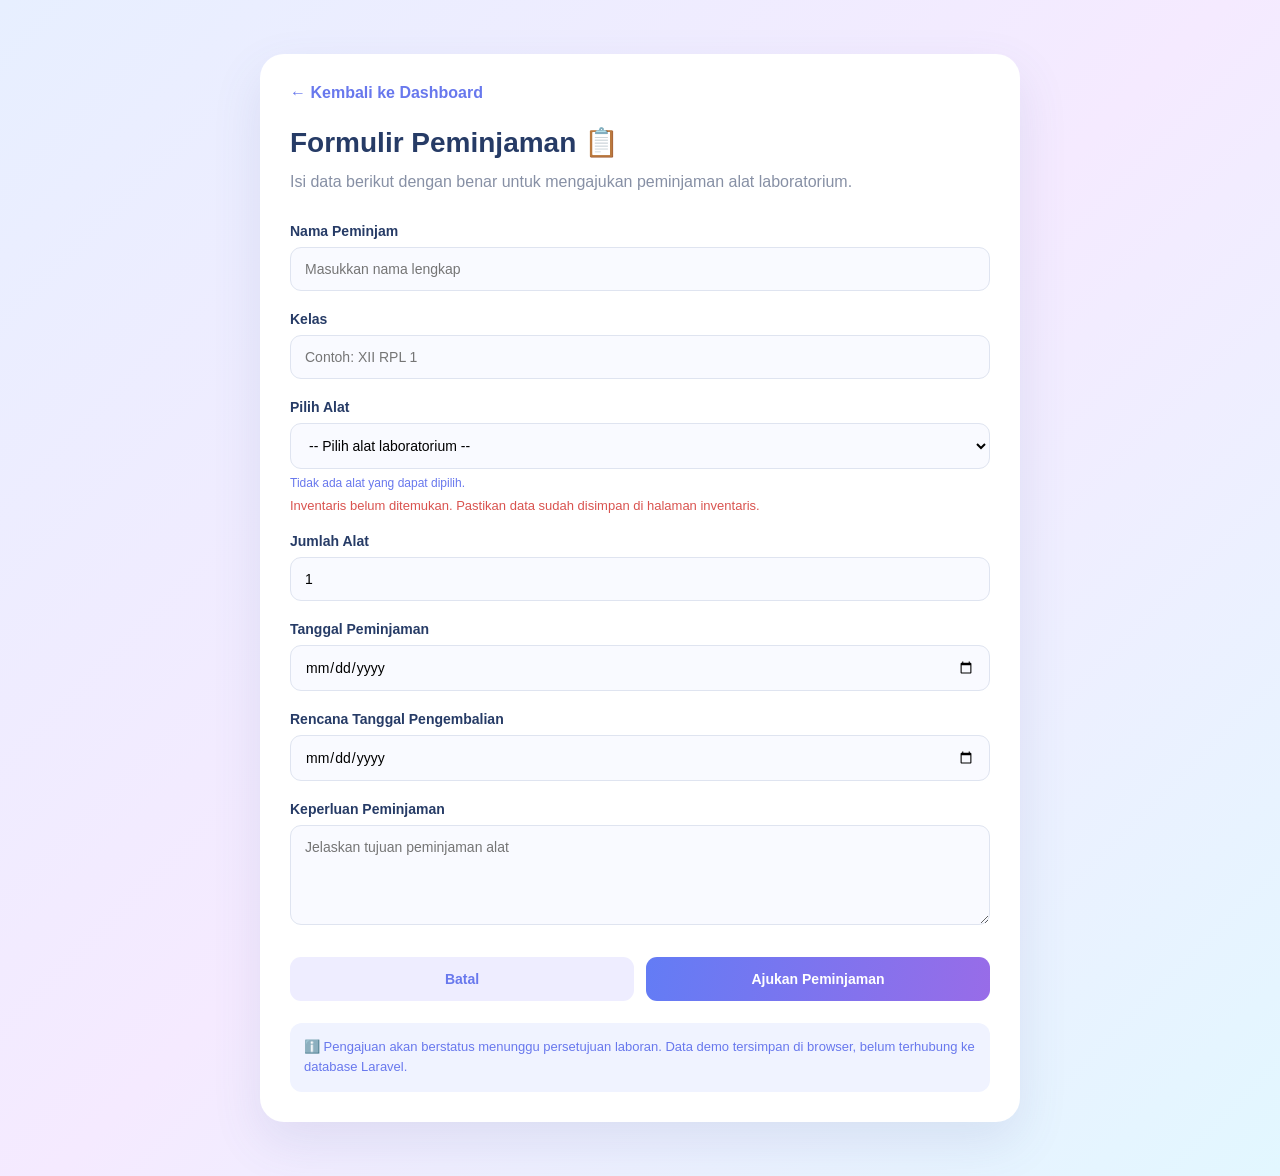
<file: peminjaman.html>
<!DOCTYPE html>
<html lang="id">
<head>
    <meta charset="UTF-8">
    <meta name="viewport" content="width=device-width, initial-scale=1.0">
    <title>Pengajuan Peminjaman - LabMate</title>
    <link rel="stylesheet" href="style.css">

    <style>
        .borrow-container {
            width: calc(100% - 60px);
            max-width: 760px;
            margin: 30px auto;
            padding: 30px;
            border-radius: 24px;
            background: white;
            box-shadow: 0 20px 50px rgba(81, 99, 160, .12);
            box-sizing: border-box;
        }

        .back-link {
            display: inline-block;
            margin-bottom: 24px;
            color: #6878ed;
            text-decoration: none;
            font-weight: 600;
        }

        h1 {
            margin-bottom: 10px;
            font-size: 28px;
            color: #263b66;
        }

        .description {
            margin-bottom: 28px;
            color: #8790a5;
            line-height: 1.6;
        }

        .form-group {
            margin-bottom: 20px;
        }

        .form-group label {
            display: block;
            margin-bottom: 8px;
            font-size: 14px;
            font-weight: 600;
            color: #263b66;
        }

        .form-group input,
        .form-group select,
        .form-group textarea {
            box-sizing: border-box;
            width: 100%;
            padding: 13px 14px;
            border: 1px solid #dfe4f0;
            border-radius: 11px;
            background: #f9faff;
            font-family: inherit;
            font-size: 14px;
            outline: none;
        }

        .form-group input:focus,
        .form-group select:focus,
        .form-group textarea:focus {
            border-color: #8175ed;
            box-shadow: 0 0 0 3px rgba(129, 117, 237, .1);
        }

        .form-group textarea {
            min-height: 100px;
            resize: vertical;
        }

        .stock-info {
            display: block;
            margin-top: 7px;
            color: #6878ed;
            font-size: 12px;
        }

        .form-actions {
            display: flex;
            gap: 12px;
            margin-top: 28px;
        }

        .form-actions button,
        .form-actions a {
            box-sizing: border-box;
            flex: 1;
            padding: 14px;
            border: none;
            border-radius: 11px;
            text-align: center;
            text-decoration: none;
            font-family: inherit;
            font-size: 14px;
            font-weight: 600;
            cursor: pointer;
        }

        .submit-btn {
            color: white;
            background: linear-gradient(100deg, #637cf5, #986ce8);
        }

        .submit-btn:hover {
            opacity: .9;
        }

        .cancel-btn {
            color: #6878ed;
            background: #eeedff;
        }

        .notice {
            margin-top: 22px;
            padding: 14px;
            border-radius: 12px;
            background: #f0f3ff;
            color: #6878ed;
            font-size: 13px;
            line-height: 1.6;
        }

        .empty-message {
            margin: 8px 0;
            color: #d9534f;
            font-size: 13px;
        }

        @media (max-width: 500px) {
            .borrow-container {
                width: calc(100% - 24px);
                padding: 22px;
            }

            .form-actions {
                flex-direction: column;
            }
        }
    </style>
</head>

<body>
<main class="borrow-container">
    <a href="dashboard.html" class="back-link">
        ← Kembali ke Dashboard
    </a>

    <h1>Formulir Peminjaman 📋</h1>
    <p class="description">
        Isi data berikut dengan benar untuk mengajukan peminjaman
        alat laboratorium.
    </p>

    <form id="borrowForm">
        <div class="form-group">
            <label for="nama">Nama Peminjam</label>
            <input type="text" id="nama"
                   placeholder="Masukkan nama lengkap" required>
        </div>

        <div class="form-group">
            <label for="kelas">Kelas</label>
            <input type="text" id="kelas"
                   placeholder="Contoh: XII RPL 1" required>
        </div>

        <div class="form-group">
            <label for="alat">Pilih Alat</label>
            <select id="alat" required>
                <option value="">Memuat inventaris...</option>
            </select>
            <small id="stockInfo" class="stock-info">
                Pilih alat untuk melihat stok.
            </small>
            <p id="inventoryMessage" class="empty-message" hidden></p>
        </div>

        <div class="form-group">
            <label for="jumlah">Jumlah Alat</label>
            <input type="number" id="jumlah"
                   min="1" value="1" required>
        </div>

        <div class="form-group">
            <label for="tanggal">Tanggal Peminjaman</label>
            <input type="date" id="tanggal" required>
        </div>

        <div class="form-group">
            <label for="pengembalian">Rencana Tanggal Pengembalian</label>
            <input type="date" id="pengembalian" required>
        </div>

        <div class="form-group">
            <label for="keperluan">Keperluan Peminjaman</label>
            <textarea id="keperluan"
                      placeholder="Jelaskan tujuan peminjaman alat"
                      required></textarea>
        </div>

        <div class="form-actions">
            <a href="dashboard.html" class="cancel-btn">Batal</a>
            <button type="submit" class="submit-btn">
                Ajukan Peminjaman
            </button>
        </div>
    </form>

    <div class="notice">
        ℹ️ Pengajuan akan berstatus menunggu persetujuan laboran.
        Data demo tersimpan di browser, belum terhubung ke database Laravel.
    </div>
</main>

<script>
    const form = document.getElementById("borrowForm");
    const selectAlat = document.getElementById("alat");
    const inputJumlah = document.getElementById("jumlah");
    const tanggal = document.getElementById("tanggal");
    const pengembalian = document.getElementById("pengembalian");
    const stockInfo = document.getElementById("stockInfo");
    const inventoryMessage = document.getElementById("inventoryMessage");

    let inventaris = [];

    function bacaArray(key) {
        try {
            const data = JSON.parse(localStorage.getItem(key) || "[]");
            return Array.isArray(data) ? data : [];
        } catch (error) {
            console.error("Gagal membaca " + key, error);
            return [];
        }
    }

    function angka(value) {
        const hasil = Number(value);
        return Number.isFinite(hasil) && hasil >= 0 ? hasil : 0;
    }

    function namaAlat(item) {
        return String(item.nama || item.nama_alat || item.alat || "").trim();
    }

    function stokAlat(item) {
        return angka(item.stok ?? item.jumlah ?? item.stock ?? 0);
    }

    function alatTersedia(item) {
        const kondisi = String(item.kondisi || "Baik").toLowerCase();
        return !["rusak", "tidak layak", "nonaktif"].includes(kondisi);
    }

    function muatInventaris() {
        inventaris = bacaArray("labBorrowInventory");

        // Jika key inventaris berbeda atau belum ada, jangan
        // diam-diam mengarang daftar alat baru.
        selectAlat.innerHTML =
            '<option value="">-- Pilih alat laboratorium --</option>';

        const alatValid = inventaris.filter(item =>
            namaAlat(item) && alatTersedia(item)
        );

        if (alatValid.length === 0) {
            inventoryMessage.hidden = false;
            inventoryMessage.textContent =
                "Inventaris belum ditemukan. Pastikan data sudah disimpan di halaman inventaris.";
            stockInfo.textContent = "Tidak ada alat yang dapat dipilih.";
            return;
        }

        inventoryMessage.hidden = true;

        alatValid.forEach(item => {
            const nama = namaAlat(item);
            const stok = stokAlat(item);

            const option = document.createElement("option");
            option.value = nama;
            option.textContent = nama + " (stok: " + stok + ")";
            option.disabled = stok < 1;
            selectAlat.appendChild(option);
        });

        const alatDipilih =
            localStorage.getItem("labMateSelected") ||
            localStorage.getItem("labBorrowSelected");

        if (alatDipilih) {
            const cocok = [...selectAlat.options].find(
                option => option.value === alatDipilih && !option.disabled
            );

            if (cocok) selectAlat.value = alatDipilih;

            localStorage.removeItem("labMateSelected");
            localStorage.removeItem("labBorrowSelected");
        }

        perbaruiStok();
    }

    function perbaruiStok() {
        const nama = selectAlat.value;
        const item = inventaris.find(
            alat => namaAlat(alat) === nama
        );

        if (!item) {
            stockInfo.textContent = "Pilih alat untuk melihat stok.";
            inputJumlah.max = "";
            return;
        }

        const stok = stokAlat(item);
        const sedangMenunggu = bacaArray("labBorrowData")
            .filter(data =>
                data.alat === nama &&
                ["Menunggu", "Menunggu persetujuan"].includes(data.status)
            )
            .reduce((total, data) => total + angka(data.jumlah), 0);

        const tersedia = Math.max(0, stok - sedangMenunggu);

        stockInfo.textContent = "Stok: " + stok +
            " | Pengajuan menunggu: " + sedangMenunggu +
            " | Tersedia: " + tersedia;

        inputJumlah.max = tersedia || 1;

        if (tersedia < 1) {
            stockInfo.textContent += " — stok sedang tidak tersedia.";
        }

        if (Number(inputJumlah.value) > tersedia) {
            inputJumlah.value = tersedia > 0 ? tersedia : 1;
        }
    }

    function tanggalHariIni() {
        const sekarang = new Date();
        const tahun = sekarang.getFullYear();
        const bulan = String(sekarang.getMonth() + 1).padStart(2, "0");
        const hari = String(sekarang.getDate()).padStart(2, "0");
        return `${tahun}-${bulan}-${hari}`;
    }

    const hariIni = tanggalHariIni();
    tanggal.min = hariIni;
    pengembalian.min = hariIni;

    selectAlat.addEventListener("change", perbaruiStok);

    tanggal.addEventListener("change", function () {
        pengembalian.min = tanggal.value || hariIni;

        if (pengembalian.value && pengembalian.value < tanggal.value) {
            pengembalian.value = "";
        }
    });

    form.addEventListener("submit", function (event) {
        event.preventDefault();

        const nama = document.getElementById("nama").value.trim();
        const kelas = document.getElementById("kelas").value.trim();
        const alat = selectAlat.value;
        const jumlah = Number(inputJumlah.value);
        const tglPinjam = tanggal.value;
        const tglKembali = pengembalian.value;
        const keperluan = document.getElementById("keperluan").value.trim();

        const item = inventaris.find(
            data => namaAlat(data) === alat
        );

        if (!item) {
            alert("Pilih alat yang tersedia dari inventaris.");
            return;
        }

        if (!nama || !kelas || !alat || !keperluan) {
            alert("Pastikan semua data sudah diisi.");
            return;
        }

        if (!Number.isInteger(jumlah) || jumlah < 1) {
            alert("Jumlah alat minimal 1.");
            return;
        }

        if (!tglPinjam || !tglKembali || tglKembali < tglPinjam) {
            alert("Tanggal pengembalian tidak boleh sebelum tanggal peminjaman.");
            return;
        }

        const stok = stokAlat(item);

        const dataLama = bacaArray("labBorrowData");

        const sedangMenunggu = dataLama
            .filter(data =>
                data.alat === alat &&
                ["Menunggu", "Menunggu persetujuan"].includes(data.status)
            )
            .reduce((total, data) => total + angka(data.jumlah), 0);

        const tersedia = Math.max(0, stok - sedangMenunggu);

        if (jumlah > tersedia) {
            alert("Stok alat yang tersedia hanya " + tersedia + ".");
            perbaruiStok();
            return;
        }

        const dataPeminjaman = {
            id: Date.now(),
            nama: nama,
            kelas: kelas,
            alat: alat,
            jumlah: jumlah,
            tanggal: tglPinjam,
            pengembalian: tglKembali,
            keperluan: keperluan,
            status: "Menunggu persetujuan"
        };

        dataLama.push(dataPeminjaman);

        try {
            localStorage.setItem("labBorrowData", JSON.stringify(dataLama));

            alert(
                "Pengajuan berhasil disimpan! 🎉\n\n" +
                "Nama: " + nama + "\n" +
                "Alat: " + alat + "\n" +
                "Jumlah: " + jumlah + "\n" +
                "Status: Menunggu persetujuan"
            );

            window.location.href = "status.html";
        } catch (error) {
            console.error(error);
            alert("Pengajuan gagal disimpan. Periksa penyimpanan browser.");
        }
    });

    muatInventaris();

    // Perbarui daftar jika inventaris diubah dari tab lain.
    window.addEventListener("storage", function (event) {
        if (event.key === "labBorrowInventory" ||
            event.key === "labBorrowData") {
            muatInventaris();
        }
    });
</script>
</body>
</html>
</file>
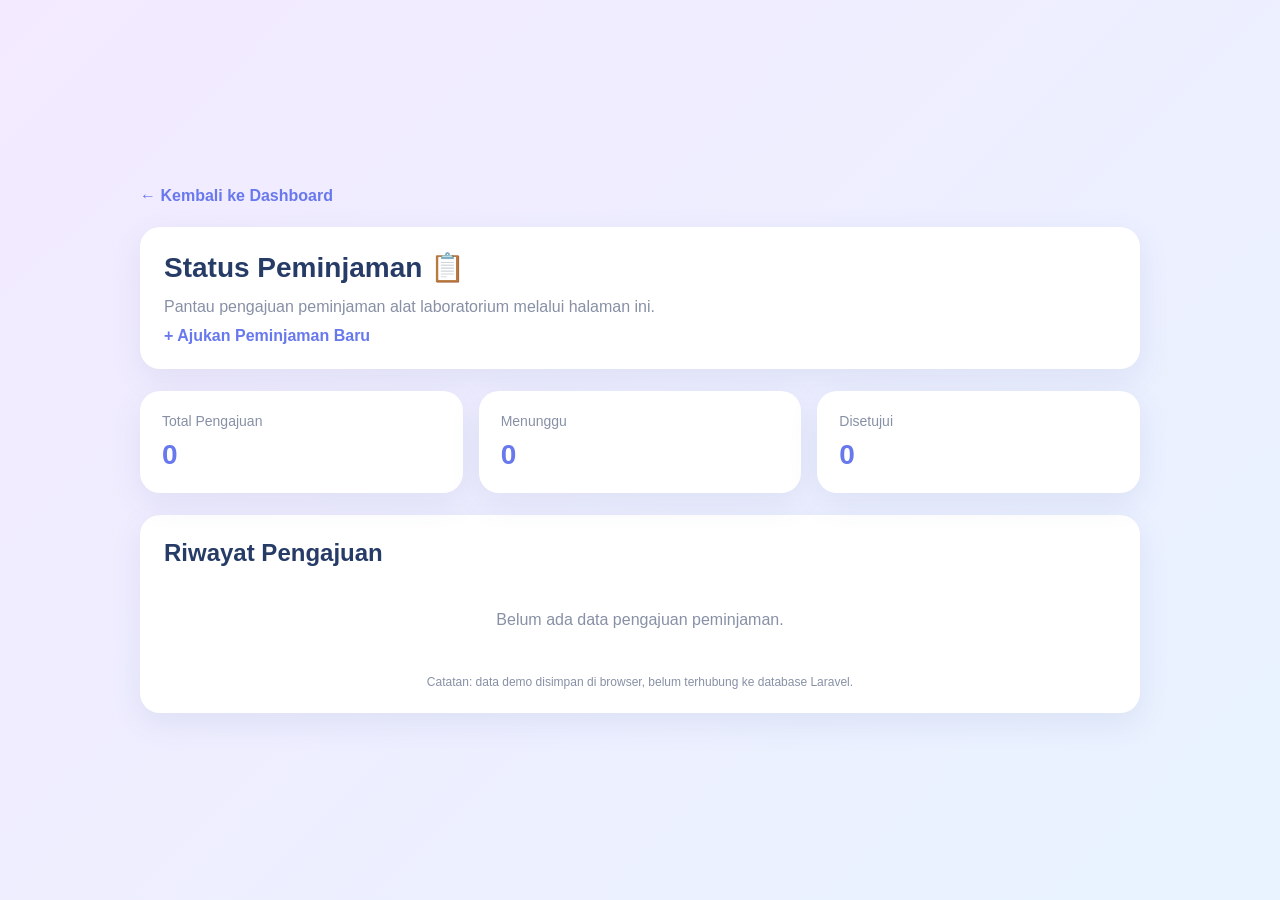
<file: status.html>
<!DOCTYPE html>
<html lang="id">
<head>
    <meta charset="UTF-8">
    <meta name="viewport" content="width=device-width, initial-scale=1.0">
    <title>Status Peminjaman - LabMate</title>
    <link rel="stylesheet" href="style.css">

    <style>
        * {
            box-sizing: border-box;
        }

        body {
            margin: 0;
            padding: 24px;
            background: linear-gradient(135deg, #f3eaff, #e8f3ff);
            font-family: Arial, sans-serif;
            color: #263b66;
        }

        .status-container {
            width: 100%;
            max-width: 1000px;
            margin: auto;
        }

        .status-header,
        .table-container,
        .summary-card {
            background: white;
            border-radius: 20px;
            box-shadow: 0 10px 30px rgba(81, 99, 160, 0.1);
        }

        .status-header {
            padding: 24px;
            margin-bottom: 22px;
        }

        .back-link {
            display: inline-block;
            margin-bottom: 22px;
            color: #6878ed;
            text-decoration: none;
            font-weight: 600;
        }

        .status-header h1 {
            margin: 0 0 10px;
            font-size: 28px;
        }

        .status-header p {
            color: #8790a5;
            line-height: 1.6;
        }

        .action-link {
            display: inline-block;
            margin-top: 8px;
            color: #6878ed;
            font-weight: 600;
            text-decoration: none;
        }

        .status-summary {
            display: grid;
            grid-template-columns: repeat(3, 1fr);
            gap: 16px;
            margin-bottom: 22px;
        }

        .summary-card {
            padding: 22px;
        }

        .summary-card p {
            margin: 0 0 10px;
            color: #8790a5;
            font-size: 14px;
        }

        .summary-card h2 {
            margin: 0;
            color: #6878ed;
            font-size: 28px;
        }

        .table-container {
            padding: 24px;
            overflow-x: auto;
        }

        .table-container h2 {
            margin: 0 0 20px;
        }

        table {
            width: 100%;
            border-collapse: collapse;
            text-align: left;
        }

        th,
        td {
            padding: 15px 12px;
            border-bottom: 1px solid #edf0f7;
            font-size: 14px;
            white-space: nowrap;
        }

        th {
            color: #737e98;
            background: #f8f9ff;
        }

        .badge-status {
            display: inline-block;
            padding: 7px 11px;
            border-radius: 20px;
            font-size: 12px;
            font-weight: 600;
        }

        .menunggu {
            color: #956000;
            background: #fff1cb;
        }

        .disetujui {
            color: #18794e;
            background: #dff8e9;
        }

        .ditolak {
            color: #b42318;
            background: #fee4e2;
        }

        .empty-message {
            padding: 24px;
            text-align: center;
            color: #8790a5;
        }

        .note {
            margin-top: 22px;
            color: #8790a5;
            font-size: 12px;
            text-align: center;
        }

        @media (max-width: 650px) {
            body {
                padding: 12px;
            }

            .status-summary {
                grid-template-columns: 1fr;
            }

            .status-header,
            .table-container {
                padding: 18px;
            }
        }
    </style>
</head>

<body>
    <main class="status-container">

        <a href="dashboard.html" class="back-link">
            ← Kembali ke Dashboard
        </a>

        <section class="status-header">
            <h1>Status Peminjaman 📋</h1>

            <p>
                Pantau pengajuan peminjaman alat laboratorium
                melalui halaman ini.
            </p>

            <a href="peminjaman.html" class="action-link">
                + Ajukan Peminjaman Baru
            </a>
        </section>

        <section class="status-summary">
            <div class="summary-card">
                <p>Total Pengajuan</p>
                <h2 id="total">0</h2>
            </div>

            <div class="summary-card">
                <p>Menunggu</p>
                <h2 id="pending">0</h2>
            </div>

            <div class="summary-card">
                <p>Disetujui</p>
                <h2 id="approved">0</h2>
            </div>
        </section>

        <section class="table-container">
            <h2>Riwayat Pengajuan</h2>

            <div id="history">
                <p class="empty-message">
                    Memuat data pengajuan...
                </p>
            </div>

            <p class="note">
                Catatan: data demo disimpan di browser,
                belum terhubung ke database Laravel.
            </p>
        </section>

    </main>

    <script>
        // PENTING:
        // Harus sama dengan penyimpanan di peminjaman.html
        // dan laboran.html.
        const STORAGE_KEY = "labBorrowData";

        function ambilDataPeminjaman() {
            try {
                const data = JSON.parse(
                    localStorage.getItem(STORAGE_KEY) || "[]"
                );

                return Array.isArray(data) ? data : [];
            } catch (error) {
                console.error(
                    "Gagal membaca data peminjaman:",
                    error
                );

                return [];
            }
        }

        function formatTanggal(nilai) {
            if (!nilai) return "-";

            return nilai;
        }

        function tampilkanStatus() {
            const data = ambilDataPeminjaman();

            const statusMenunggu = [
                "Menunggu",
                "Menunggu persetujuan"
            ];

            const statusDisetujui = "Disetujui";

            document.getElementById("total").textContent =
                data.length;

            document.getElementById("pending").textContent =
                data.filter(item =>
                    statusMenunggu.includes(item.status)
                ).length;

            document.getElementById("approved").textContent =
                data.filter(item =>
                    item.status === statusDisetujui
                ).length;

            const history = document.getElementById("history");
            history.replaceChildren();

            if (data.length === 0) {
                const pesan = document.createElement("p");

                pesan.className = "empty-message";
                pesan.textContent =
                    "Belum ada data pengajuan peminjaman.";

                history.appendChild(pesan);
                return;
            }

            const table = document.createElement("table");

            table.innerHTML = `
                <thead>
                    <tr>
                        <th>Nama</th>
                        <th>Kelas</th>
                        <th>Alat</th>
                        <th>Jumlah</th>
                        <th>Tanggal Pinjam</th>
                        <th>Tanggal Kembali</th>
                        <th>Status</th>
                    </tr>
                </thead>
                <tbody></tbody>
            `;

            const tbody = table.querySelector("tbody");

            data.forEach(item => {
                const tr = document.createElement("tr");

                const kolom = [
                    item.nama || "-",
                    item.kelas || "-",
                    item.alat || "-",
                    item.jumlah ?? "-",
                    formatTanggal(
                        item.tanggal || item.tanggal_pinjam
                    ),
                    formatTanggal(
                        item.pengembalian || item.tanggal_kembali
                    )
                ];

                kolom.forEach(nilai => {
                    const td = document.createElement("td");

                    td.textContent = nilai;
                    tr.appendChild(td);
                });

                const statusTd = document.createElement("td");
                const badge = document.createElement("span");

                const status = item.status || "Menunggu";

                badge.textContent = status;
                badge.className = "badge-status";

                if (statusMenunggu.includes(status)) {
                    badge.classList.add("menunggu");
                } else if (status === "Disetujui") {
                    badge.classList.add("disetujui");
                } else if (status === "Ditolak") {
                    badge.classList.add("ditolak");
                } else {
                    badge.classList.add("menunggu");
                }

                statusTd.appendChild(badge);
                tr.appendChild(statusTd);
                tbody.appendChild(tr);
            });

            history.appendChild(table);
        }

        // Tampilkan data saat halaman dibuka.
        tampilkanStatus();

        // Perbarui jika data berubah dari tab lain
        // dengan origin browser yang sama.
        window.addEventListener("storage", function(event) {
            if (
                event.key === STORAGE_KEY ||
                event.key === null
            ) {
                tampilkanStatus();
            }
        });
    </script>
</body>
</html>
</file>
<file: style.css>
* {
    margin: 0;
    padding: 0;
    box-sizing: border-box;
    font-family: "Segoe UI", sans-serif;
}

body {
    min-height: 100vh;
    display: flex;
    align-items: center;
    justify-content: center;
    padding: 24px;
    background: linear-gradient(135deg, #e7efff, #f5eaff, #e2f7ff);
    color: #263451;
}

.login-container {
    width: 100%;
    max-width: 950px;
    min-height: 540px;
    display: grid;
    grid-template-columns: 1fr 1fr;
    overflow: hidden;
    border: 1px solid rgba(255, 255, 255, 0.8);
    border-radius: 28px;
    background: rgba(255, 255, 255, 0.8);
    box-shadow: 0 24px 60px rgba(81, 99, 160, 0.15);
}

.login-info {
    display: flex;
    flex-direction: column;
    justify-content: center;
    padding: 48px;
    color: white;
    background: linear-gradient(145deg, #637cf5, #8d69e8, #b17ce9);
}

.logo {
    margin-bottom: 60px;
    font-size: 23px;
    font-weight: 700;
}

.login-info h1 {
    margin-bottom: 18px;
    font-size: 36px;
    line-height: 1.25;
}

.login-info p {
    font-size: 15px;
    line-height: 1.8;
    color: #f0edff;
}

.login-form {
    display: flex;
    flex-direction: column;
    justify-content: center;
    padding: 48px;
}

.login-form h2 {
    margin-bottom: 10px;
    font-size: 30px;
}

.login-form > p {
    margin-bottom: 30px;
    color: #8790a5;
    font-size: 14px;
}

.login-form label {
    display: block;
    margin-bottom: 8px;
    font-size: 14px;
    font-weight: 600;
}

.login-form input {
    width: 100%;
    padding: 14px 16px;
    margin-bottom: 22px;
    border: 1px solid #dfe4f0;
    border-radius: 12px;
    outline: none;
    background: #f9faff;
    font-size: 14px;
    transition: 0.2s;
}

.login-form input:focus {
    border-color: #8175ed;
    box-shadow: 0 0 0 4px rgba(129, 117, 237, 0.12);
}

.login-form button {
    width: 100%;
    padding: 15px;
    border: none;
    border-radius: 12px;
    color: white;
    background: linear-gradient(100deg, #637cf5, #986ce8);
    font-size: 15px;
    font-weight: 700;
    cursor: pointer;
    transition: 0.2s;
}

.login-form button:hover {
    transform: translateY(-2px);
    box-shadow: 0 8px 20px rgba(113, 105, 229, 0.3);
}

.login-form .login-footer {
    margin-top: 28px;
    margin-bottom: 0;
    text-align: center;
    font-size: 12px;
    color: #9ba2b4;
}

@media (max-width: 700px) {
    body {
        padding: 16px;
    }

    .login-container {
        max-width: 460px;
        grid-template-columns: 1fr;
    }

    .login-info {
        padding: 30px;
    }

    .logo {
        margin-bottom: 28px;
    }

    .login-info h1 {
        font-size: 28px;
    }

    .login-form {
        padding: 30px;
    }
}
</file>
